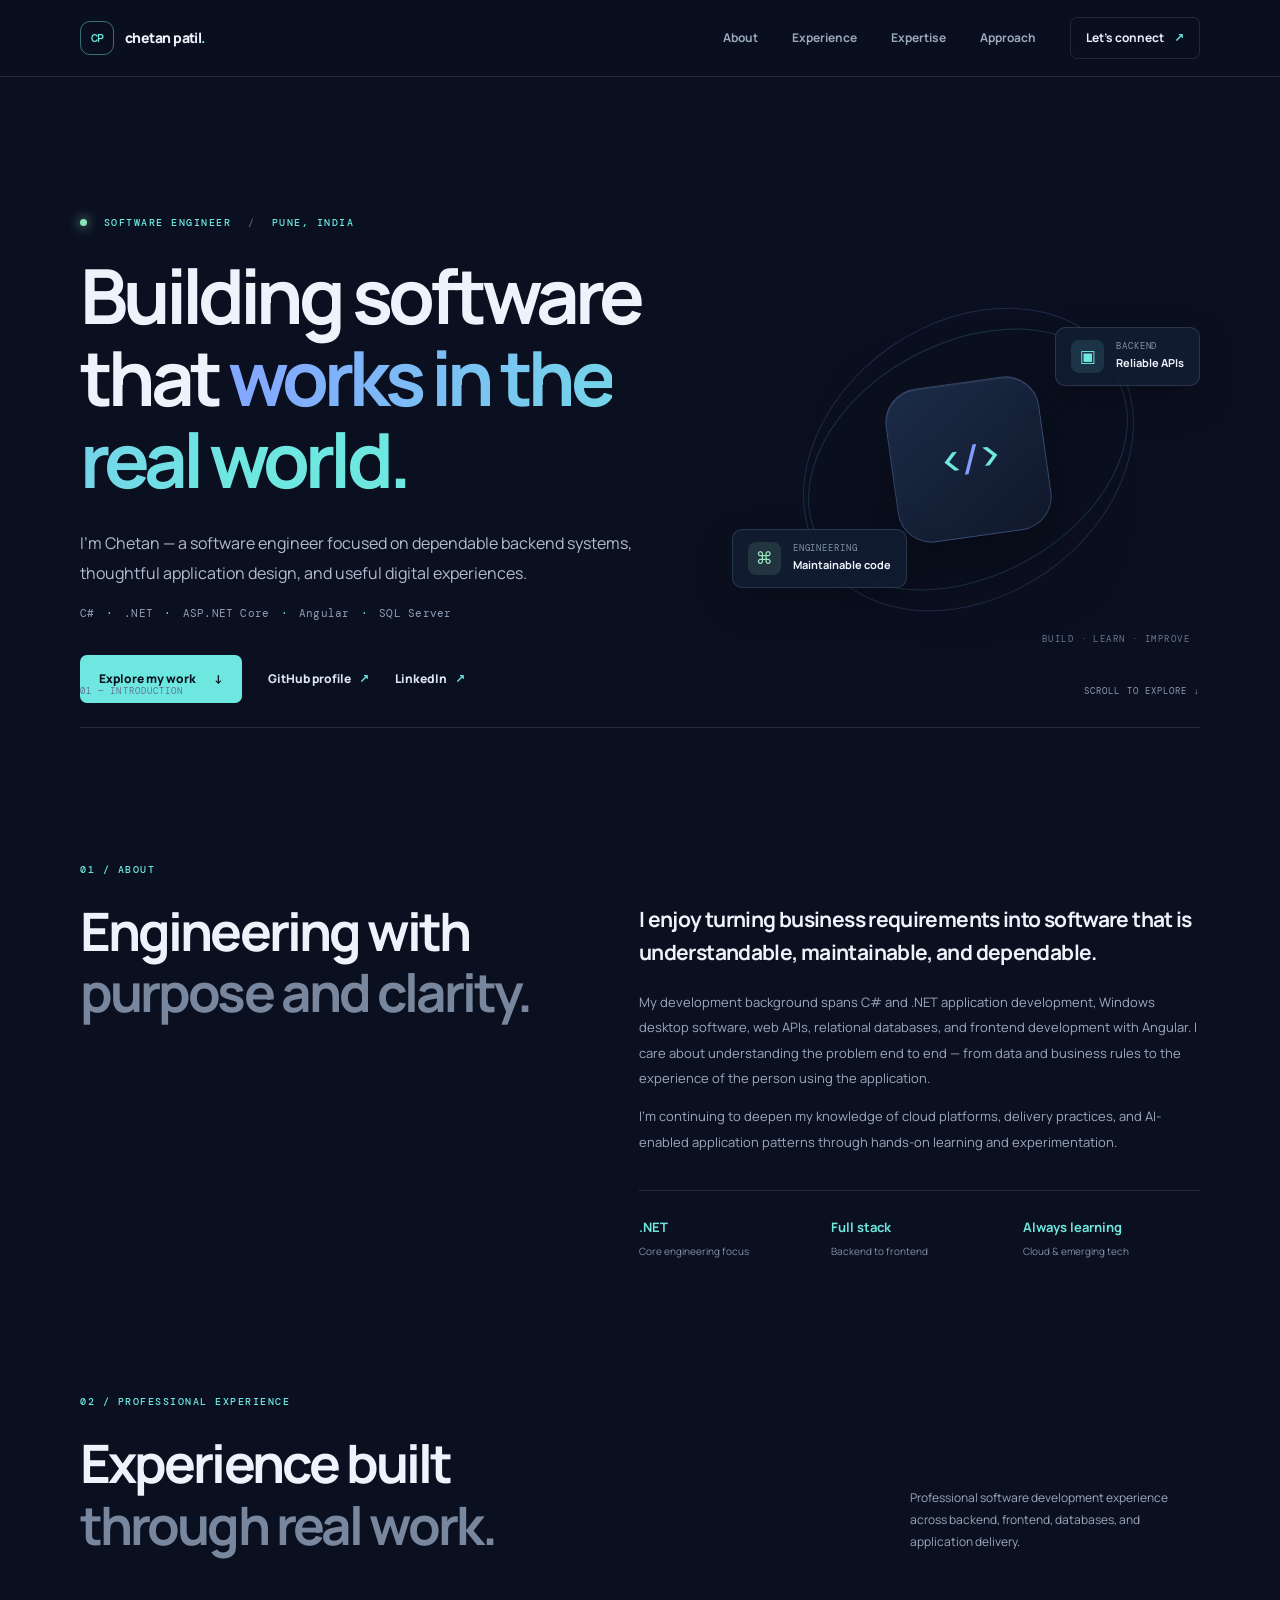
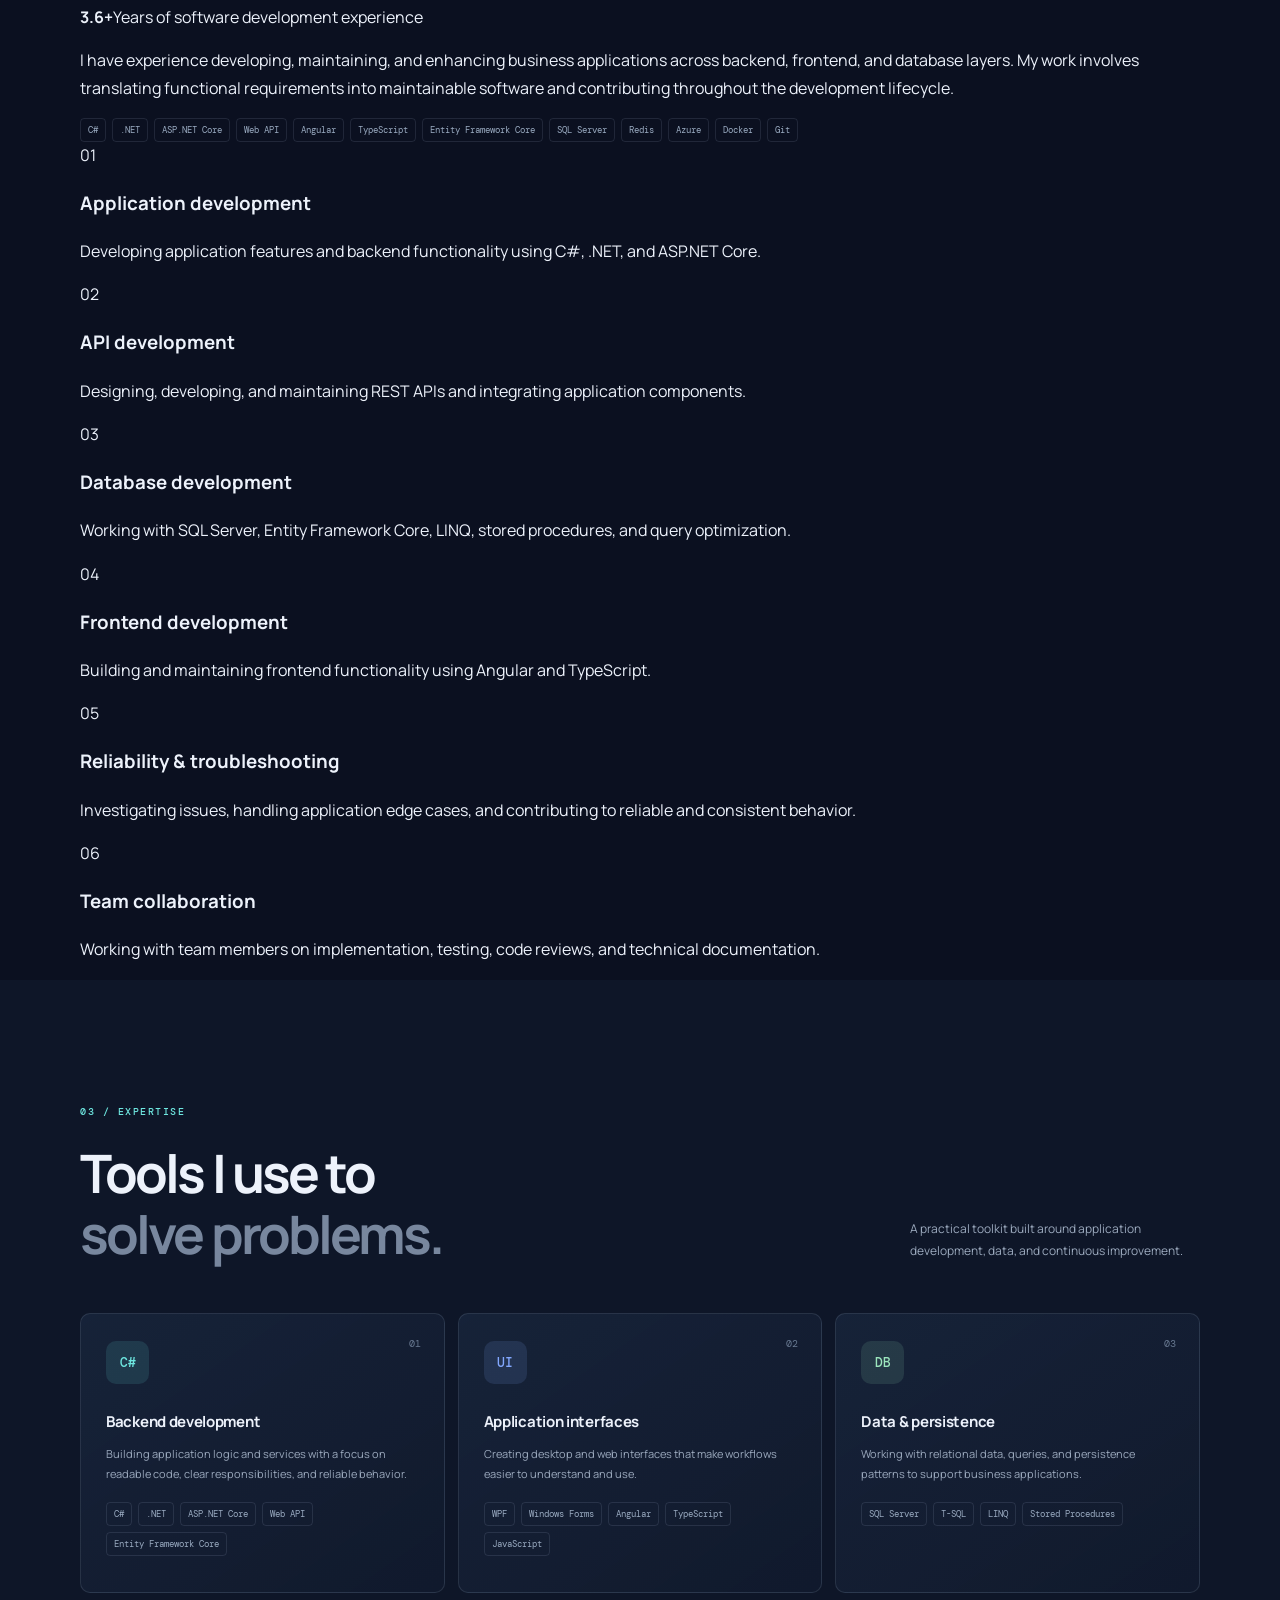
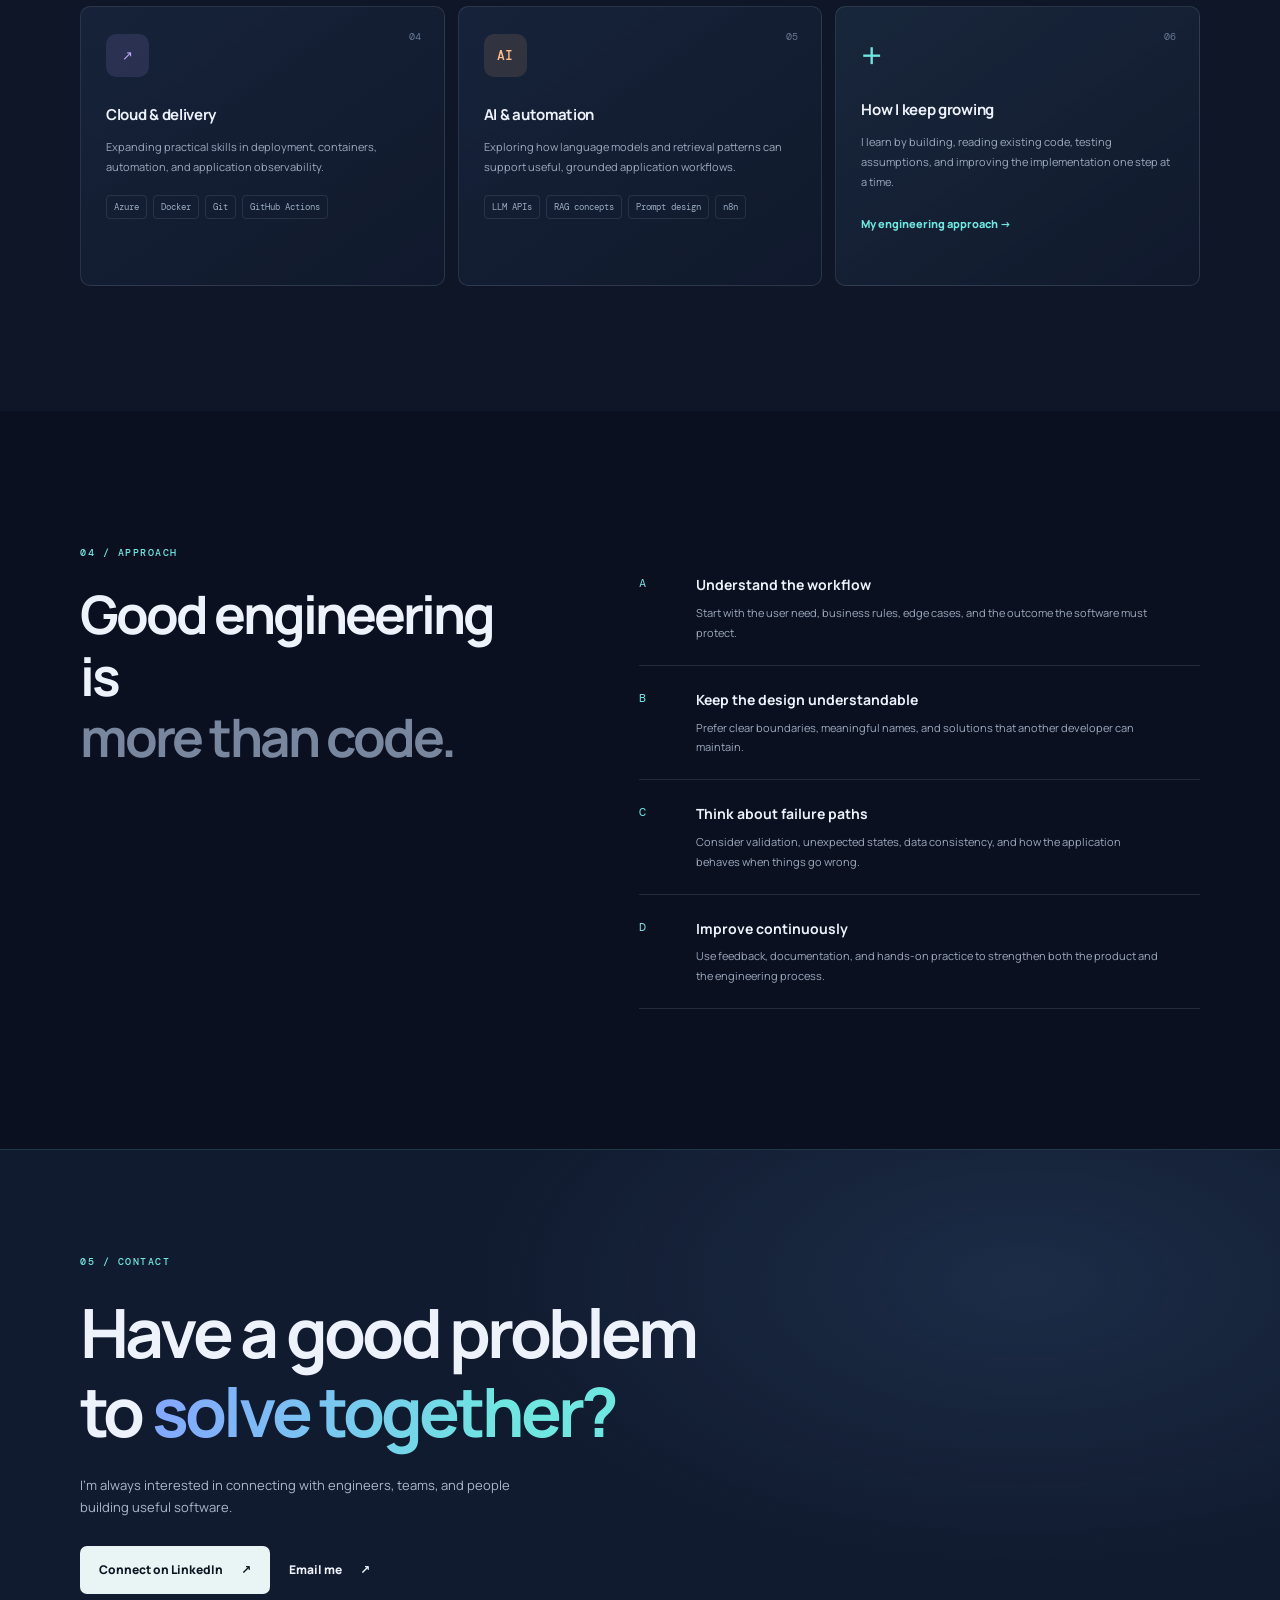
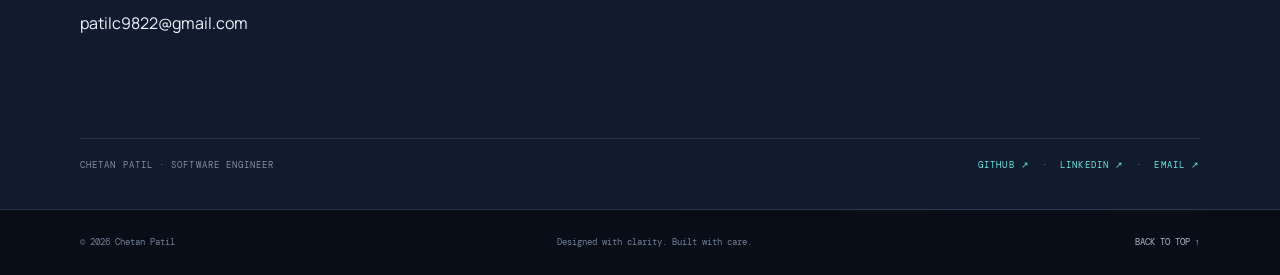
<file: index.html>
<!doctype html>
<html lang="en">
<head>
  <meta charset="utf-8">
  <meta name="viewport" content="width=device-width, initial-scale=1">
  <meta name="theme-color" content="#0b1020">
  <meta name="description" content="Chetan Patil — Software Engineer building reliable applications with .NET, C#, Angular and SQL Server.">
  <meta property="og:title" content="Chetan Patil | Software Engineer">
  <meta property="og:description" content="Building reliable software for real-world workflows. .NET, C#, Angular and SQL Server.">
  <meta property="og:type" content="website">
  <title>Chetan Patil — Software Engineer</title>
  <link rel="preconnect" href="https://fonts.googleapis.com">
  <link rel="preconnect" href="https://fonts.gstatic.com" crossorigin>
  <link href="https://fonts.googleapis.com/css2?family=DM+Mono:wght@400;500&family=Manrope:wght@400;500;600;700;800&display=swap" rel="stylesheet">
  <link rel="stylesheet" href="assets/css/style.css">
  <script src="assets/js/main.js" defer></script>
</head>
<body>
  <a class="skip-link" href="#main">Skip to content</a>
  <header class="site-header">
    <div class="nav-shell">
      <a class="brand" href="#top" aria-label="Chetan Patil home"><span class="brand-mark">CP</span><span>chetan patil<span class="brand-period">.</span></span></a>
      <button class="menu-toggle" type="button" aria-expanded="false" aria-controls="primary-nav" aria-label="Open navigation"><span></span><span></span></button>
      <nav id="primary-nav" class="primary-nav" aria-label="Primary navigation">
        <a href="#about">About</a><a href="#experience">Experience</a><a href="#expertise">Expertise</a><a href="#approach">Approach</a><a href="#contact" class="nav-contact">Let's connect <span aria-hidden="true">↗</span></a>
      </nav>
    </div>
  </header>

  <main id="main">
    <section class="hero section-shell" id="top">
      <div class="hero-copy">
        <p class="eyebrow"><span class="status-dot"></span> SOFTWARE ENGINEER <span class="eyebrow-divider">/</span> PUNE, INDIA</p>
        <h1>Building software<br>that <span class="gradient-text">works in the real world.</span></h1>
        <p class="hero-lede">I'm Chetan — a software engineer focused on dependable backend systems, thoughtful application design, and useful digital experiences.</p>
        <p class="hero-stack">C# <span>·</span> .NET <span>·</span> ASP.NET Core <span>·</span> Angular <span>·</span> SQL Server</p>
        <div class="hero-actions">
          <a class="button button-primary" href="#expertise">Explore my work <span aria-hidden="true">↓</span></a>
          <a class="text-link" href="https://github.com/chetan1237" target="_blank" rel="noreferrer">GitHub profile <span aria-hidden="true">↗</span></a>
          <a class="text-link" href="https://www.linkedin.com/in/chetan-patil-bb839a1b1/" target="_blank" rel="noopener noreferrer">LinkedIn <span aria-hidden="true">↗</span></a>
          
        </div>
      </div>
      <div class="hero-visual" aria-label="Software engineering illustration">
        <div class="visual-orbit orbit-one"></div><div class="visual-orbit orbit-two"></div>
        <div class="visual-core"><span class="core-bracket">&lt;</span><span class="core-slash">/</span><span class="core-bracket">&gt;</span></div>
        <div class="float-card card-top"><span class="card-icon">▣</span><span><small>BACKEND</small><strong>Reliable APIs</strong></span></div>
        <div class="float-card card-bottom"><span class="card-icon card-icon-green">⌘</span><span><small>ENGINEERING</small><strong>Maintainable code</strong></span></div>
        <span class="visual-caption">BUILD · LEARN · IMPROVE</span>
      </div>
      <div class="hero-foot"><span>01 — INTRODUCTION</span><span>SCROLL TO EXPLORE <span aria-hidden="true">↓</span></span></div>
    </section>

    <section class="section-shell about-section" id="about">
      <div class="section-heading"><p class="eyebrow">01 / ABOUT</p><h2>Engineering with<br><span class="muted-heading">purpose and clarity.</span></h2></div>
      <div class="about-content">
        <p class="about-lede">I enjoy turning business requirements into software that is understandable, maintainable, and dependable.</p>
        <p>My development background spans C# and .NET application development, Windows desktop software, web APIs, relational databases, and frontend development with Angular. I care about understanding the problem end to end — from data and business rules to the experience of the person using the application.</p>
        <p>I'm continuing to deepen my knowledge of cloud platforms, delivery practices, and AI-enabled application patterns through hands-on learning and experimentation.</p>
        <div class="about-facts"><div><strong>.NET</strong><span>Core engineering focus</span></div><div><strong>Full stack</strong><span>Backend to frontend</span></div><div><strong>Always learning</strong><span>Cloud & emerging tech</span></div></div>
      </div>
    </section>


    <section class="experience-section" id="experience">
      <div class="section-shell">
        <div class="section-heading heading-row">
          <div><p class="eyebrow">02 / PROFESSIONAL EXPERIENCE</p><h2>Experience built<br><span class="muted-heading">through real work.</span></h2></div>
          <p class="heading-note">Professional software development experience across backend, frontend, databases, and application delivery.</p>
        </div>
        <div class="experience-overview">
          <div class="experience-years"><strong>3.6+</strong><span>Years of software development experience</span></div>
          <div class="experience-summary">
            <p>I have experience developing, maintaining, and enhancing business applications across backend, frontend, and database layers. My work involves translating functional requirements into maintainable software and contributing throughout the development lifecycle.</p>
            <div class="tag-list"><span>C#</span><span>.NET</span><span>ASP.NET Core</span><span>Web API</span><span>Angular</span><span>TypeScript</span><span>Entity Framework Core</span><span>SQL Server</span><span>Redis</span><span>Azure</span><span>Docker</span><span>Git</span></div>
          </div>
        </div>
        <div class="responsibility-grid">
          <article><span class="responsibility-index">01</span><h3>Application development</h3><p>Developing application features and backend functionality using C#, .NET, and ASP.NET Core.</p></article>
          <article><span class="responsibility-index">02</span><h3>API development</h3><p>Designing, developing, and maintaining REST APIs and integrating application components.</p></article>
          <article><span class="responsibility-index">03</span><h3>Database development</h3><p>Working with SQL Server, Entity Framework Core, LINQ, stored procedures, and query optimization.</p></article>
          <article><span class="responsibility-index">04</span><h3>Frontend development</h3><p>Building and maintaining frontend functionality using Angular and TypeScript.</p></article>
          <article><span class="responsibility-index">05</span><h3>Reliability & troubleshooting</h3><p>Investigating issues, handling application edge cases, and contributing to reliable and consistent behavior.</p></article>
          <article><span class="responsibility-index">06</span><h3>Team collaboration</h3><p>Working with team members on implementation, testing, code reviews, and technical documentation.</p></article>
        </div>
      </div>
    </section>

    <section class="expertise-section" id="expertise">
      <div class="section-shell">
        <div class="section-heading heading-row"><div><p class="eyebrow">03 / EXPERTISE</p><h2>Tools I use to<br><span class="muted-heading">solve problems.</span></h2></div><p class="heading-note">A practical toolkit built around application development, data, and continuous improvement.</p></div>
        <div class="skill-grid">
          <article class="skill-card"><span class="skill-number">01</span><div class="skill-symbol">C#</div><h3>Backend development</h3><p>Building application logic and services with a focus on readable code, clear responsibilities, and reliable behavior.</p><div class="tag-list"><span>C#</span><span>.NET</span><span>ASP.NET Core</span><span>Web API</span><span>Entity Framework Core</span></div></article>
          <article class="skill-card"><span class="skill-number">02</span><div class="skill-symbol symbol-blue">UI</div><h3>Application interfaces</h3><p>Creating desktop and web interfaces that make workflows easier to understand and use.</p><div class="tag-list"><span>WPF</span><span>Windows Forms</span><span>Angular</span><span>TypeScript</span><span>JavaScript</span></div></article>
          <article class="skill-card"><span class="skill-number">03</span><div class="skill-symbol symbol-green">DB</div><h3>Data & persistence</h3><p>Working with relational data, queries, and persistence patterns to support business applications.</p><div class="tag-list"><span>SQL Server</span><span>T-SQL</span><span>LINQ</span><span>Stored Procedures</span></div></article>
          <article class="skill-card"><span class="skill-number">04</span><div class="skill-symbol symbol-purple">↗</div><h3>Cloud & delivery</h3><p>Expanding practical skills in deployment, containers, automation, and application observability.</p><div class="tag-list"><span>Azure</span><span>Docker</span><span>Git</span><span>GitHub Actions</span></div></article>
          <article class="skill-card"><span class="skill-number">05</span><div class="skill-symbol symbol-orange">AI</div><h3>AI & automation</h3><p>Exploring how language models and retrieval patterns can support useful, grounded application workflows.</p><div class="tag-list"><span>LLM APIs</span><span>RAG concepts</span><span>Prompt design</span><span>n8n</span></div></article>
          <article class="skill-card skill-note"><span class="skill-number">06</span><div class="note-mark">+</div><h3>How I keep growing</h3><p>I learn by building, reading existing code, testing assumptions, and improving the implementation one step at a time.</p><a href="#approach" class="inline-link">My engineering approach <span aria-hidden="true">→</span></a></article>
        </div>
      </div>
    </section>

    <section class="section-shell approach-section" id="approach">
      <div class="section-heading"><p class="eyebrow">04 / APPROACH</p><h2>Good engineering is<br><span class="muted-heading">more than code.</span></h2></div>
      <div class="approach-list">
        <article><span class="approach-index">A</span><div><h3>Understand the workflow</h3><p>Start with the user need, business rules, edge cases, and the outcome the software must protect.</p></div></article>
        <article><span class="approach-index">B</span><div><h3>Keep the design understandable</h3><p>Prefer clear boundaries, meaningful names, and solutions that another developer can maintain.</p></div></article>
        <article><span class="approach-index">C</span><div><h3>Think about failure paths</h3><p>Consider validation, unexpected states, data consistency, and how the application behaves when things go wrong.</p></div></article>
        <article><span class="approach-index">D</span><div><h3>Improve continuously</h3><p>Use feedback, documentation, and hands-on practice to strengthen both the product and the engineering process.</p></div></article>
      </div>
    </section>

    <section class="contact-section" id="contact">
      <div class="section-shell contact-inner">
        <p class="eyebrow">05 / CONTACT</p><h2>Have a good problem<br>to <span class="gradient-text">solve together?</span></h2>
        <p class="contact-copy">I'm always interested in connecting with engineers, teams, and people building useful software.</p>
        <div class="contact-actions"><a class="button button-light" href="https://www.linkedin.com/in/chetan-patil-bb839a1b1/" target="_blank" rel="noopener noreferrer">Connect on LinkedIn <span aria-hidden="true">↗</span></a><a class="button button-outline-light" href="mailto:patilc9822@gmail.com">Email me <span aria-hidden="true">↗</span></a></div>
        <p class="contact-email"><a href="mailto:patilc9822@gmail.com">patilc9822@gmail.com</a></p>
        <div class="contact-bottom"><span>CHETAN PATIL · SOFTWARE ENGINEER</span><span><a href="https://github.com/chetan1237" target="_blank" rel="noreferrer">GITHUB ↗</a> &nbsp;·&nbsp; <a href="https://www.linkedin.com/in/chetan-patil-bb839a1b1/" target="_blank" rel="noopener noreferrer">LINKEDIN ↗</a> &nbsp;·&nbsp; <a href="mailto:patilc9822@gmail.com">EMAIL ↗</a></span></div>
      </div>
    </section>
  </main>

  <footer class="site-footer"><div class="section-shell footer-inner"><span>© <span id="year">2026</span> Chetan Patil</span><span>Designed with clarity. Built with care.</span><a href="#top">BACK TO TOP ↑</a></div></footer>
</body>
</html>
</file>
<file: assets/css/style.css>
:root{--bg:#0b1020;--panel:#111a2d;--panel-2:#151f34;--text:#edf2fb;--muted:#9ba9bd;--line:rgba(174,194,220,.14);--cyan:#6ee7e0;--blue:#83a8ff;--green:#9ce6bd;--max:1120px}*{box-sizing:border-box}html{scroll-behavior:smooth;scroll-padding-top:90px}body{margin:0;background:var(--bg);color:var(--text);font-family:Manrope,system-ui,sans-serif;line-height:1.7;-webkit-font-smoothing:antialiased}a{color:inherit;text-decoration:none}a:focus-visible,button:focus-visible{outline:2px solid var(--cyan);outline-offset:4px;border-radius:4px}.section-shell,.nav-shell{width:min(var(--max),calc(100% - 48px));margin-inline:auto}.skip-link{position:absolute;left:-999px;top:8px;background:#fff;color:#111;padding:10px 14px;z-index:100}.skip-link:focus{left:12px}.site-header{position:sticky;top:0;z-index:50;background:rgba(11,16,32,.86);backdrop-filter:blur(16px);border-bottom:1px solid var(--line)}.nav-shell{height:76px;display:flex;align-items:center;justify-content:space-between}.brand{display:flex;align-items:center;gap:11px;font-size:14px;font-weight:800;letter-spacing:-.04em}.brand-mark{display:grid;place-items:center;width:34px;height:34px;border:1px solid rgba(110,231,224,.45);border-radius:10px;color:var(--cyan);font:500 12px "DM Mono",monospace}.brand-period{color:var(--cyan)}.primary-nav{display:flex;align-items:center;gap:34px;color:var(--muted);font-size:12px;font-weight:700}.primary-nav a:hover,.text-link:hover{color:var(--cyan)}.nav-contact{color:var(--text);border:1px solid var(--line);padding:10px 15px;border-radius:7px}.nav-contact span{color:var(--cyan);margin-left:8px}.menu-toggle{display:none;background:none;border:0}.hero{min-height:650px;padding-top:115px;position:relative;display:grid;grid-template-columns:1.15fr .85fr;align-items:center;gap:30px}.eyebrow{font:500 10px "DM Mono",monospace;letter-spacing:.15em;color:var(--cyan);margin:0 0 25px}.status-dot{display:inline-block;width:7px;height:7px;border-radius:50%;background:#8be3b5;box-shadow:0 0 12px #8be3b5;margin-right:9px}.eyebrow-divider{color:#536179;margin:0 9px}.hero h1{font-size:clamp(44px,6vw,76px);line-height:1.08;letter-spacing:-.065em;margin:0;max-width:730px}.gradient-text{background:linear-gradient(105deg,#83a8ff 5%,#6ee7e0 75%);-webkit-background-clip:text;background-clip:text;color:transparent}.hero-lede{max-width:570px;color:#b1bdce;font-size:16px;line-height:1.9;margin:28px 0 17px}.hero-stack{font:11px "DM Mono",monospace;color:#8e9db3;letter-spacing:.02em}.hero-stack span{color:var(--cyan);padding:0 4px}.hero-actions{display:flex;align-items:center;gap:26px;margin-top:35px}.button{display:inline-flex;align-items:center;gap:18px;padding:14px 19px;border-radius:7px;font-size:12px;font-weight:800;transition:transform .2s,background .2s}.button:hover{transform:translateY(-2px)}.button-primary{background:var(--cyan);color:#07121d}.button-primary:hover{background:#a3f4ee}.text-link{font-size:12px;font-weight:800;color:#dce5f2}.text-link span{color:var(--cyan);margin-left:6px}.resume-link{padding:10px 13px;border:1px solid rgba(110,231,224,.32);border-radius:7px;background:rgba(110,231,224,.06)}.resume-link:hover{background:rgba(110,231,224,.13)}.hero-visual{height:390px;position:relative;display:grid;place-items:center}.visual-orbit{position:absolute;border:1px solid rgba(110,231,224,.17);border-radius:50%;transform:rotate(-28deg)}.orbit-one{width:340px;height:235px}.orbit-two{width:275px;height:355px;transform:rotate(55deg);border-color:rgba(131,168,255,.18)}.visual-core{width:155px;height:155px;border-radius:34px;background:linear-gradient(145deg,#1b2b47,#10182a);border:1px solid rgba(133,170,255,.28);box-shadow:0 25px 80px rgba(0,0,0,.38),inset 0 1px rgba(255,255,255,.08);display:flex;align-items:center;justify-content:center;font:500 34px "DM Mono",monospace;letter-spacing:-.13em;transform:rotate(-8deg)}.core-bracket{color:var(--cyan)}.core-slash{color:#839dff;padding:0 4px}.float-card{position:absolute;display:flex;align-items:center;gap:12px;padding:12px 15px;border:1px solid rgba(175,197,227,.16);background:rgba(18,29,49,.88);box-shadow:0 15px 40px rgba(0,0,0,.24);border-radius:10px}.card-top{top:62px;right:0}.card-bottom{bottom:67px;left:-5px}.card-icon{display:grid;place-items:center;width:33px;height:33px;border-radius:8px;background:rgba(110,231,224,.12);color:var(--cyan);font-size:17px}.card-icon-green{color:var(--green);background:rgba(156,230,189,.12)}.float-card small,.float-card strong{display:block}.float-card small{font:9px "DM Mono",monospace;color:#8292aa;letter-spacing:.1em}.float-card strong{font-size:11px;margin-top:2px}.visual-caption{position:absolute;bottom:10px;right:10px;font:9px "DM Mono",monospace;color:#687890;letter-spacing:.16em}.hero-foot{position:absolute;bottom:30px;left:0;right:0;display:flex;justify-content:space-between;color:#63738c;font:9px "DM Mono",monospace;letter-spacing:.12em}.hero-foot span:last-child{color:#8c9ab0}.about-section{padding-top:135px;padding-bottom:135px;display:grid;grid-template-columns:.9fr 1.1fr;gap:100px;border-top:1px solid var(--line)}.section-heading h2,.contact-inner h2{font-size:clamp(34px,4.5vw,53px);line-height:1.16;letter-spacing:-.055em;margin:0}.muted-heading{color:#78879e}.about-content{padding-top:40px}.about-lede{font-size:21px;font-weight:700;line-height:1.55;letter-spacing:-.03em;margin:0 0 22px}.about-content>p:not(.about-lede){font-size:13px;color:var(--muted);line-height:1.95}.about-facts{display:grid;grid-template-columns:repeat(3,1fr);gap:15px;margin-top:35px;padding-top:25px;border-top:1px solid var(--line)}.about-facts strong,.about-facts span{display:block}.about-facts strong{font-size:13px;color:var(--cyan)}.about-facts span{font-size:10px;color:#8290a5;margin-top:5px}.expertise-section{background:#0e1628;padding:125px 0}.heading-row{display:flex;align-items:end;justify-content:space-between;margin-bottom:48px}.heading-note{max-width:290px;color:var(--muted);font-size:12px;line-height:1.8;margin:0 0 4px}.skill-grid{display:grid;grid-template-columns:repeat(3,1fr);gap:13px}.skill-card{min-height:280px;padding:27px 25px;background:linear-gradient(145deg,rgba(25,38,61,.8),rgba(17,26,45,.88));border:1px solid var(--line);border-radius:10px;position:relative;transition:transform .2s,border-color .2s}.skill-card:hover{transform:translateY(-4px);border-color:rgba(110,231,224,.35)}.skill-number{position:absolute;right:23px;top:23px;color:#687991;font:10px "DM Mono",monospace}.skill-symbol{width:43px;height:43px;display:grid;place-items:center;border-radius:10px;background:rgba(110,231,224,.12);color:var(--cyan);font:500 13px "DM Mono",monospace;margin-bottom:25px}.symbol-blue{background:rgba(131,168,255,.13);color:var(--blue)}.symbol-green{background:rgba(156,230,189,.12);color:var(--green)}.symbol-purple{background:rgba(185,158,255,.13);color:#c1a9ff}.symbol-orange{background:rgba(255,183,132,.12);color:#ffbd8e}.skill-card h3{font-size:15px;letter-spacing:-.02em;margin:0 0 9px}.skill-card p{font-size:11px;line-height:1.8;color:var(--muted);margin:0 0 18px}.tag-list{display:flex;flex-wrap:wrap;gap:6px}.tag-list span{font:9px "DM Mono",monospace;color:#9aabc1;border:1px solid rgba(174,194,220,.13);border-radius:4px;padding:5px 7px}.skill-note{background:linear-gradient(145deg,rgba(31,48,70,.65),rgba(17,26,45,.9))}.note-mark{font-size:37px;line-height:1;color:var(--cyan);margin:3px 0 23px}.inline-link{font-size:11px;font-weight:800;color:var(--cyan)}.approach-section{padding-top:135px;padding-bottom:140px;display:grid;grid-template-columns:.9fr 1.1fr;gap:100px}.approach-list{padding-top:5px}.approach-list article{display:grid;grid-template-columns:42px 1fr;gap:15px;padding:22px 0;border-bottom:1px solid var(--line)}.approach-index{font:12px "DM Mono",monospace;color:var(--cyan);padding-top:2px}.approach-list h3{font-size:14px;margin:0 0 6px}.approach-list p{font-size:11px;color:var(--muted);line-height:1.8;margin:0;max-width:470px}.contact-section{background:radial-gradient(ellipse at 80% 20%,rgba(71,112,167,.2),transparent 38%),#111b2f;border-top:1px solid rgba(110,231,224,.15);border-bottom:1px solid var(--line)}.contact-inner{padding-top:105px;padding-bottom:38px}.contact-inner h2{font-size:clamp(42px,6vw,68px)}.contact-copy{max-width:440px;color:#aab8cb;font-size:13px;margin:23px 0 28px}.button-light{background:#e8f5f4;color:#0b1722}.button-light:hover{background:#fff}.contact-bottom{display:flex;justify-content:space-between;margin-top:100px;padding-top:20px;border-top:1px solid var(--line);font:9px "DM Mono",monospace;letter-spacing:.12em;color:#8190a6}.contact-bottom a{color:var(--cyan)}.site-footer{background:#080d18}.footer-inner{min-height:65px;display:flex;align-items:center;justify-content:space-between;color:#738199;font:9px "DM Mono",monospace}.footer-inner a{color:#a8b7ca}.footer-inner a:hover{color:var(--cyan)}@media(min-width:561px) and (max-width:800px){.nav-shell{height:76px}.menu-toggle{display:flex;flex-direction:column;gap:5px;padding:10px;cursor:pointer}.menu-toggle span{width:20px;height:2px;background:#dbe7f5;display:block}.primary-nav{display:none;position:absolute;top:76px;left:0;right:0;padding:18px 24px 23px;background:#0d1526;border-bottom:1px solid var(--line);flex-direction:column;align-items:stretch;gap:0}.primary-nav.is-open{display:flex}.primary-nav a{padding:13px 0}.primary-nav .nav-contact{padding:12px 14px;margin-top:7px;text-align:center}}@media(max-width:800px){.hero{grid-template-columns:1fr;padding-top:90px;min-height:auto;padding-bottom:100px}.hero-visual{height:330px;max-width:500px;width:100%;margin:5px auto 0}.hero-foot{bottom:25px}.about-section,.approach-section{grid-template-columns:1fr;gap:35px;padding-top:95px;padding-bottom:95px}.about-content{padding-top:0}.about-facts{max-width:600px}.skill-grid{grid-template-columns:repeat(2,1fr)}.expertise-section{padding:95px 0}.heading-row{align-items:start;gap:25px;flex-direction:column}.heading-note{max-width:480px}.approach-list{padding-top:0}}@media(max-width:560px){.section-shell,.nav-shell{width:min(100% - 36px,var(--max))}.nav-shell{height:68px}.menu-toggle{display:flex;flex-direction:column;gap:5px;padding:10px;cursor:pointer}.menu-toggle span{width:20px;height:2px;background:#dbe7f5;display:block}.primary-nav{display:none;position:absolute;top:68px;left:0;right:0;padding:18px 24px 23px;background:#0d1526;border-bottom:1px solid var(--line);flex-direction:column;align-items:stretch;gap:0}.primary-nav.is-open{display:flex}.primary-nav a{padding:13px 0}.primary-nav .nav-contact{padding:12px 14px;margin-top:7px;text-align:center}.hero{padding-top:75px;gap:8px}.hero h1{font-size:clamp(42px,12vw,59px)}.hero-lede{font-size:14px}.hero-stack{font-size:9px;line-height:2}.hero-actions{gap:18px;flex-wrap:wrap}.button{padding:13px 15px}.hero-visual{height:290px;transform:scale(.88);transform-origin:center}.orbit-one{width:290px}.orbit-two{height:300px}.card-top{right:-4px;top:40px}.card-bottom{left:-8px;bottom:45px}.hero-foot{font-size:8px}.about-section,.approach-section{padding-top:78px;padding-bottom:80px}.section-heading h2{font-size:39px}.about-lede{font-size:18px}.about-facts{grid-template-columns:1fr;gap:15px}.about-facts div{display:flex;align-items:center;gap:14px}.about-facts span{margin:0}.expertise-section{padding:78px 0}.skill-grid{grid-template-columns:1fr}.skill-card{min-height:245px}.heading-row{margin-bottom:30px}.approach-list article{grid-template-columns:28px 1fr}.contact-inner{padding-top:80px}.contact-inner h2{font-size:43px}.contact-bottom{margin-top:75px;gap:15px;font-size:8px}.footer-inner{padding-top:17px;padding-bottom:17px;gap:10px;flex-wrap:wrap}.footer-inner span:nth-child(2){order:3;width:100%}}@media(prefers-reduced-motion:reduce){html{scroll-behavior:auto}*,*::before,*::after{transition:none!important;animation:none!important}}
</file>
